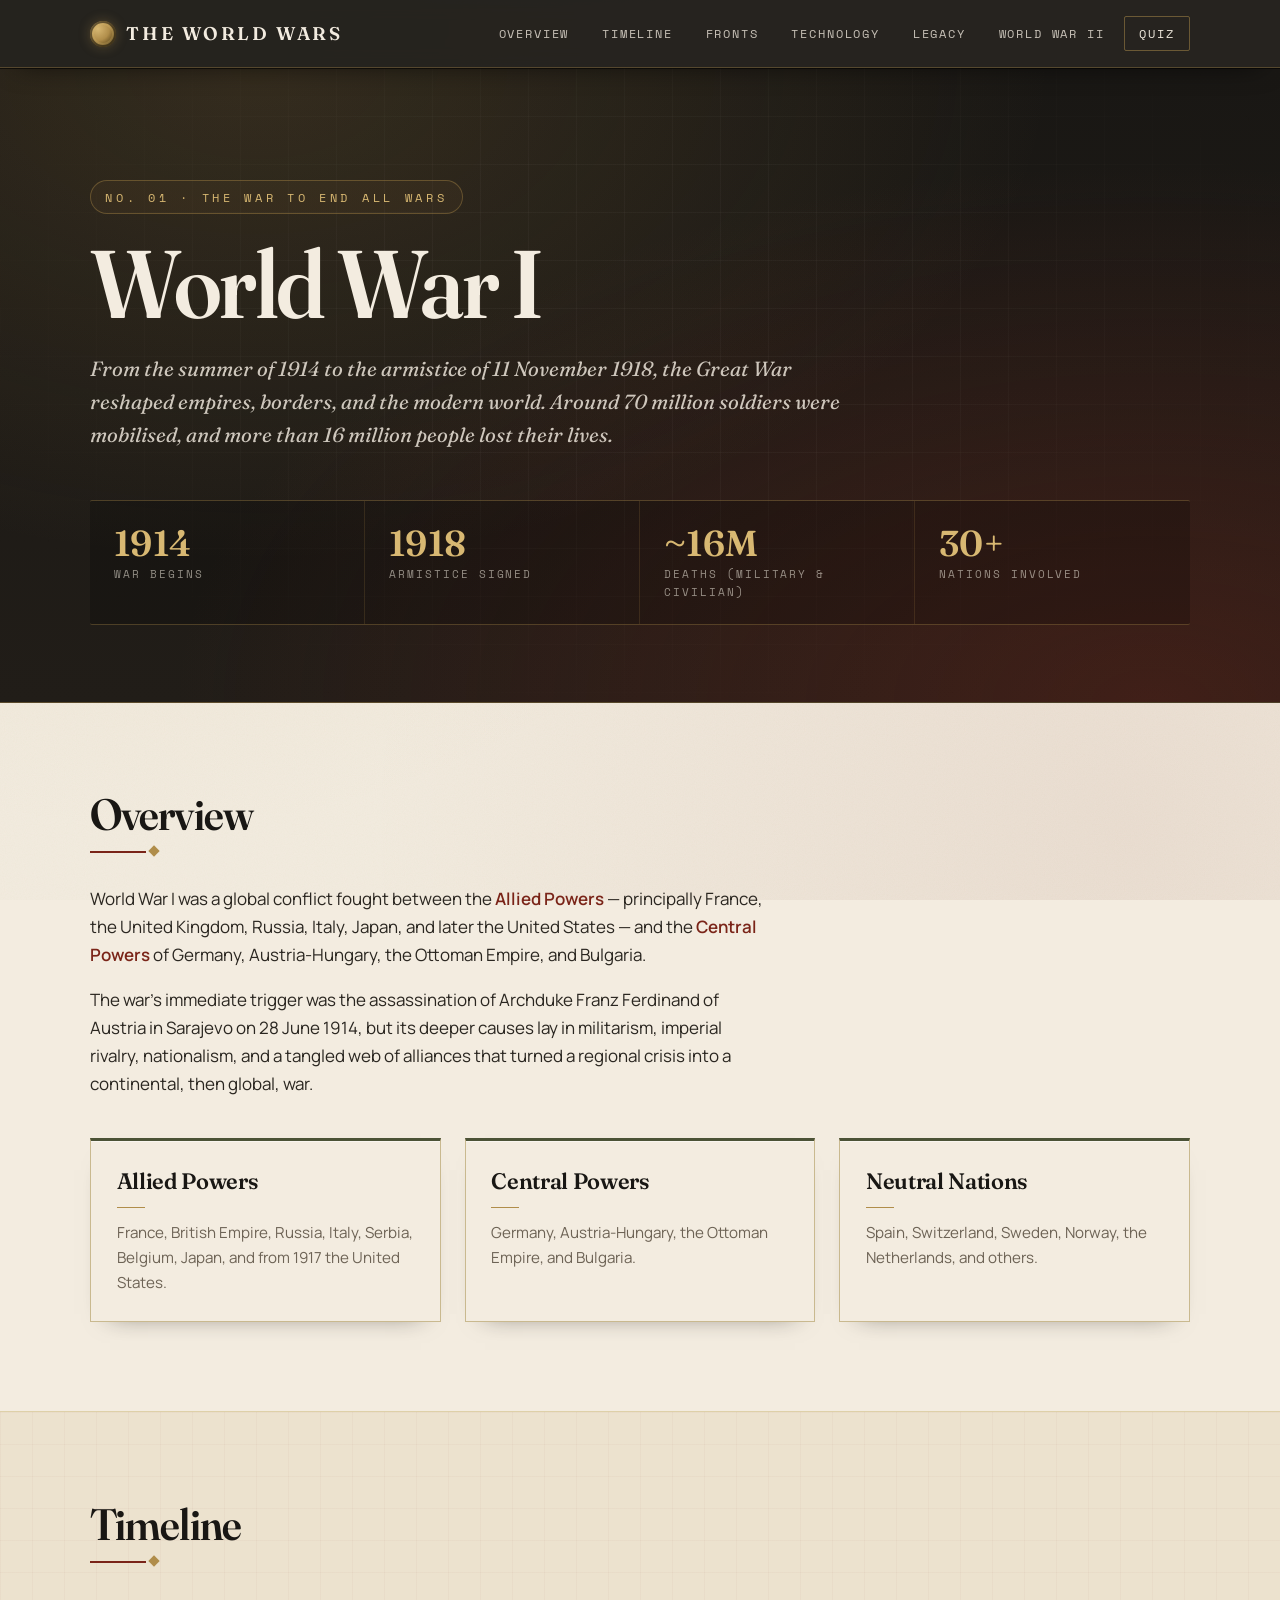
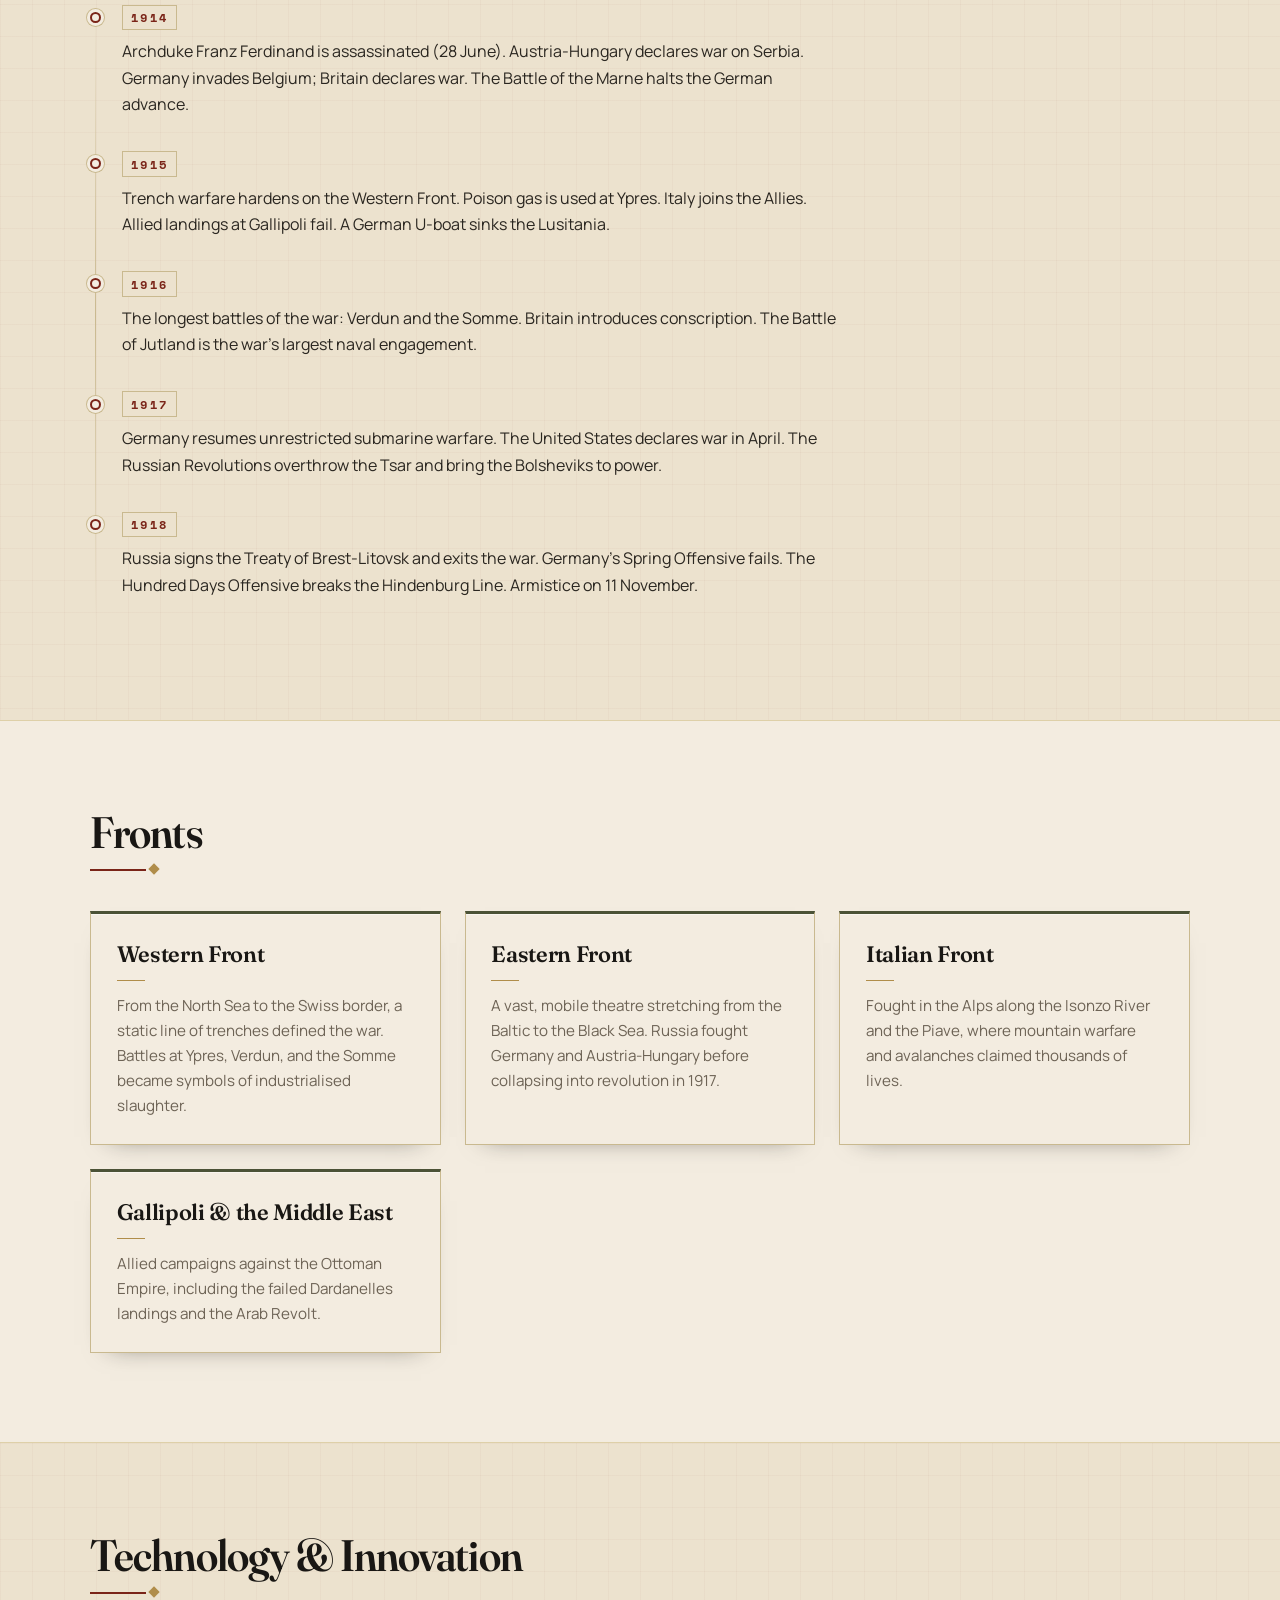
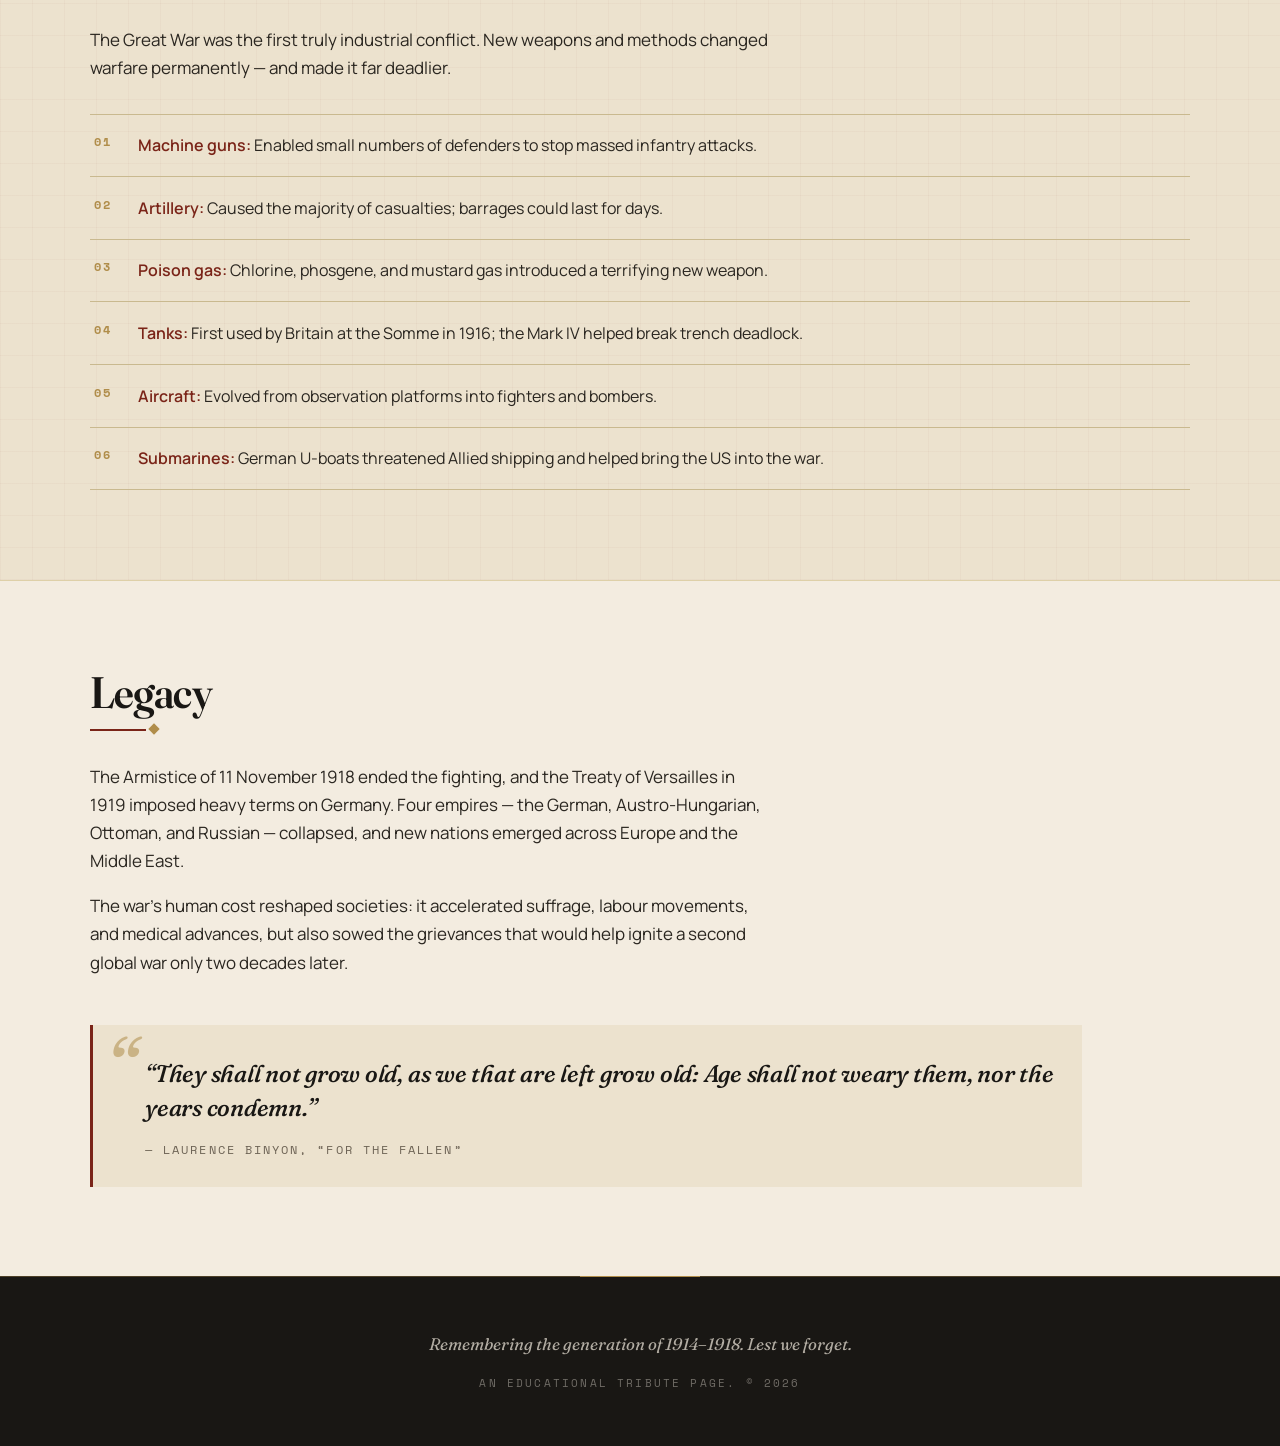
<file: index.html>
<!DOCTYPE html>
<html lang="en">
<head>
  <meta charset="UTF-8" />
  <meta name="viewport" content="width=device-width, initial-scale=1.0" />
  <title>The Great War — World War I (1914–1918)</title>
  <link rel="preconnect" href="https://fonts.googleapis.com" />
  <link rel="preconnect" href="https://fonts.gstatic.com" crossorigin />
  <link href="https://fonts.googleapis.com/css2?family=Fraunces:ital,opsz,wght@0,9..144,400;0,9..144,500;0,9..144,600;0,9..144,700;1,9..144,400;1,9..144,500&family=Manrope:wght@300;400;500;600;700&family=Space+Mono:wght@400;700&display=swap" rel="stylesheet" />
  <link rel="stylesheet" href="./styles.css" />
</head>
<body>
  <header class="site-header">
    <div class="container header-inner">
      <a class="brand" href="./index.html">The World Wars</a>
      <nav class="site-nav" aria-label="Main navigation">
        <a href="#overview">Overview</a>
        <a href="#timeline">Timeline</a>
        <a href="#fronts">Fronts</a>
        <a href="#technology">Technology</a>
        <a href="#legacy">Legacy</a>
        <a href="./ww2.html">World War II</a>
        <a href="./quiz.html">Quiz</a>
      </nav>
    </div>
  </header>

  <main id="top">
    <section class="hero">
      <div class="container">
        <p class="kicker">No. 01 &middot; The War to End All Wars</p>
        <h1>World War&nbsp;I</h1>
        <p class="lede">
          From the summer of 1914 to the armistice of 11 November 1918, the Great War
          reshaped empires, borders, and the modern world. Around 70 million soldiers
          were mobilised, and more than 16 million people lost their lives.
        </p>
        <div class="hero-stats">
          <div class="stat">
            <span class="stat-number">1914</span>
            <span class="stat-label">War begins</span>
          </div>
          <div class="stat">
            <span class="stat-number">1918</span>
            <span class="stat-label">Armistice signed</span>
          </div>
          <div class="stat">
            <span class="stat-number">~16M</span>
            <span class="stat-label">Deaths (military &amp; civilian)</span>
          </div>
          <div class="stat">
            <span class="stat-number">30+</span>
            <span class="stat-label">Nations involved</span>
          </div>
        </div>
      </div>
    </section>

    <section id="overview" class="section">
      <div class="container">
        <h2>Overview</h2>
        <p>
          World War I was a global conflict fought between the <strong>Allied Powers</strong> &mdash;
          principally France, the United Kingdom, Russia, Italy, Japan, and later the United States &mdash;
          and the <strong>Central Powers</strong> of Germany, Austria-Hungary, the Ottoman Empire,
          and Bulgaria.
        </p>
        <p>
          The war&rsquo;s immediate trigger was the assassination of Archduke Franz Ferdinand of Austria
          in Sarajevo on 28 June 1914, but its deeper causes lay in militarism, imperial rivalry,
          nationalism, and a tangled web of alliances that turned a regional crisis into a
          continental, then global, war.
        </p>
        <div class="cards">
          <article class="card">
            <h3>Allied Powers</h3>
            <p>France, British Empire, Russia, Italy, Serbia, Belgium, Japan, and from 1917 the United States.</p>
          </article>
          <article class="card">
            <h3>Central Powers</h3>
            <p>Germany, Austria-Hungary, the Ottoman Empire, and Bulgaria.</p>
          </article>
          <article class="card">
            <h3>Neutral Nations</h3>
            <p>Spain, Switzerland, Sweden, Norway, the Netherlands, and others.</p>
          </article>
        </div>
      </div>
    </section>

    <section id="timeline" class="section section-alt">
      <div class="container">
        <h2>Timeline</h2>
        <ol class="timeline">
          <li>
            <span class="year">1914</span>
            <p>Archduke Franz Ferdinand is assassinated (28 June). Austria-Hungary declares war on Serbia. Germany invades Belgium; Britain declares war. The Battle of the Marne halts the German advance.</p>
          </li>
          <li>
            <span class="year">1915</span>
            <p>Trench warfare hardens on the Western Front. Poison gas is used at Ypres. Italy joins the Allies. Allied landings at Gallipoli fail. A German U-boat sinks the Lusitania.</p>
          </li>
          <li>
            <span class="year">1916</span>
            <p>The longest battles of the war: Verdun and the Somme. Britain introduces conscription. The Battle of Jutland is the war&rsquo;s largest naval engagement.</p>
          </li>
          <li>
            <span class="year">1917</span>
            <p>Germany resumes unrestricted submarine warfare. The United States declares war in April. The Russian Revolutions overthrow the Tsar and bring the Bolsheviks to power.</p>
          </li>
          <li>
            <span class="year">1918</span>
            <p>Russia signs the Treaty of Brest-Litovsk and exits the war. Germany&rsquo;s Spring Offensive fails. The Hundred Days Offensive breaks the Hindenburg Line. Armistice on 11 November.</p>
          </li>
        </ol>
      </div>
    </section>

    <section id="fronts" class="section">
      <div class="container">
        <h2>Fronts</h2>
        <div class="cards">
          <article class="card">
            <h3>Western Front</h3>
            <p>From the North Sea to the Swiss border, a static line of trenches defined the war. Battles at Ypres, Verdun, and the Somme became symbols of industrialised slaughter.</p>
          </article>
          <article class="card">
            <h3>Eastern Front</h3>
            <p>A vast, mobile theatre stretching from the Baltic to the Black Sea. Russia fought Germany and Austria-Hungary before collapsing into revolution in 1917.</p>
          </article>
          <article class="card">
            <h3>Italian Front</h3>
            <p>Fought in the Alps along the Isonzo River and the Piave, where mountain warfare and avalanches claimed thousands of lives.</p>
          </article>
          <article class="card">
            <h3>Gallipoli &amp; the Middle East</h3>
            <p>Allied campaigns against the Ottoman Empire, including the failed Dardanelles landings and the Arab Revolt.</p>
          </article>
        </div>
      </div>
    </section>

    <section id="technology" class="section section-alt">
      <div class="container">
        <h2>Technology &amp; Innovation</h2>
        <p>
          The Great War was the first truly industrial conflict. New weapons and methods
          changed warfare permanently &mdash; and made it far deadlier.
        </p>
        <ul class="features">
          <li><strong>Machine guns:</strong> Enabled small numbers of defenders to stop massed infantry attacks.</li>
          <li><strong>Artillery:</strong> Caused the majority of casualties; barrages could last for days.</li>
          <li><strong>Poison gas:</strong> Chlorine, phosgene, and mustard gas introduced a terrifying new weapon.</li>
          <li><strong>Tanks:</strong> First used by Britain at the Somme in 1916; the Mark IV helped break trench deadlock.</li>
          <li><strong>Aircraft:</strong> Evolved from observation platforms into fighters and bombers.</li>
          <li><strong>Submarines:</strong> German U-boats threatened Allied shipping and helped bring the US into the war.</li>
        </ul>
      </div>
    </section>

    <section id="legacy" class="section">
      <div class="container">
        <h2>Legacy</h2>
        <p>
          The Armistice of 11 November 1918 ended the fighting, and the Treaty of Versailles in 1919
          imposed heavy terms on Germany. Four empires &mdash; the German, Austro-Hungarian, Ottoman,
          and Russian &mdash; collapsed, and new nations emerged across Europe and the Middle East.
        </p>
        <p>
          The war&rsquo;s human cost reshaped societies: it accelerated suffrage, labour movements, and
          medical advances, but also sowed the grievances that would help ignite a second global
          war only two decades later.
        </p>
        <blockquote>
          &ldquo;They shall not grow old, as we that are left grow old:
          Age shall not weary them, nor the years condemn.&rdquo;
          <cite>&mdash; Laurence Binyon, &ldquo;For the Fallen&rdquo;</cite>
        </blockquote>
      </div>
    </section>
  </main>

  <footer class="site-footer">
    <div class="container">
      <p>Remembering the generation of 1914&ndash;1918. Lest we forget.</p>
      <p class="small">An educational tribute page. &copy; <span id="year"></span></p>
    </div>
  </footer>

  <script src="./script.js"></script>
</body>
</html>
</file>
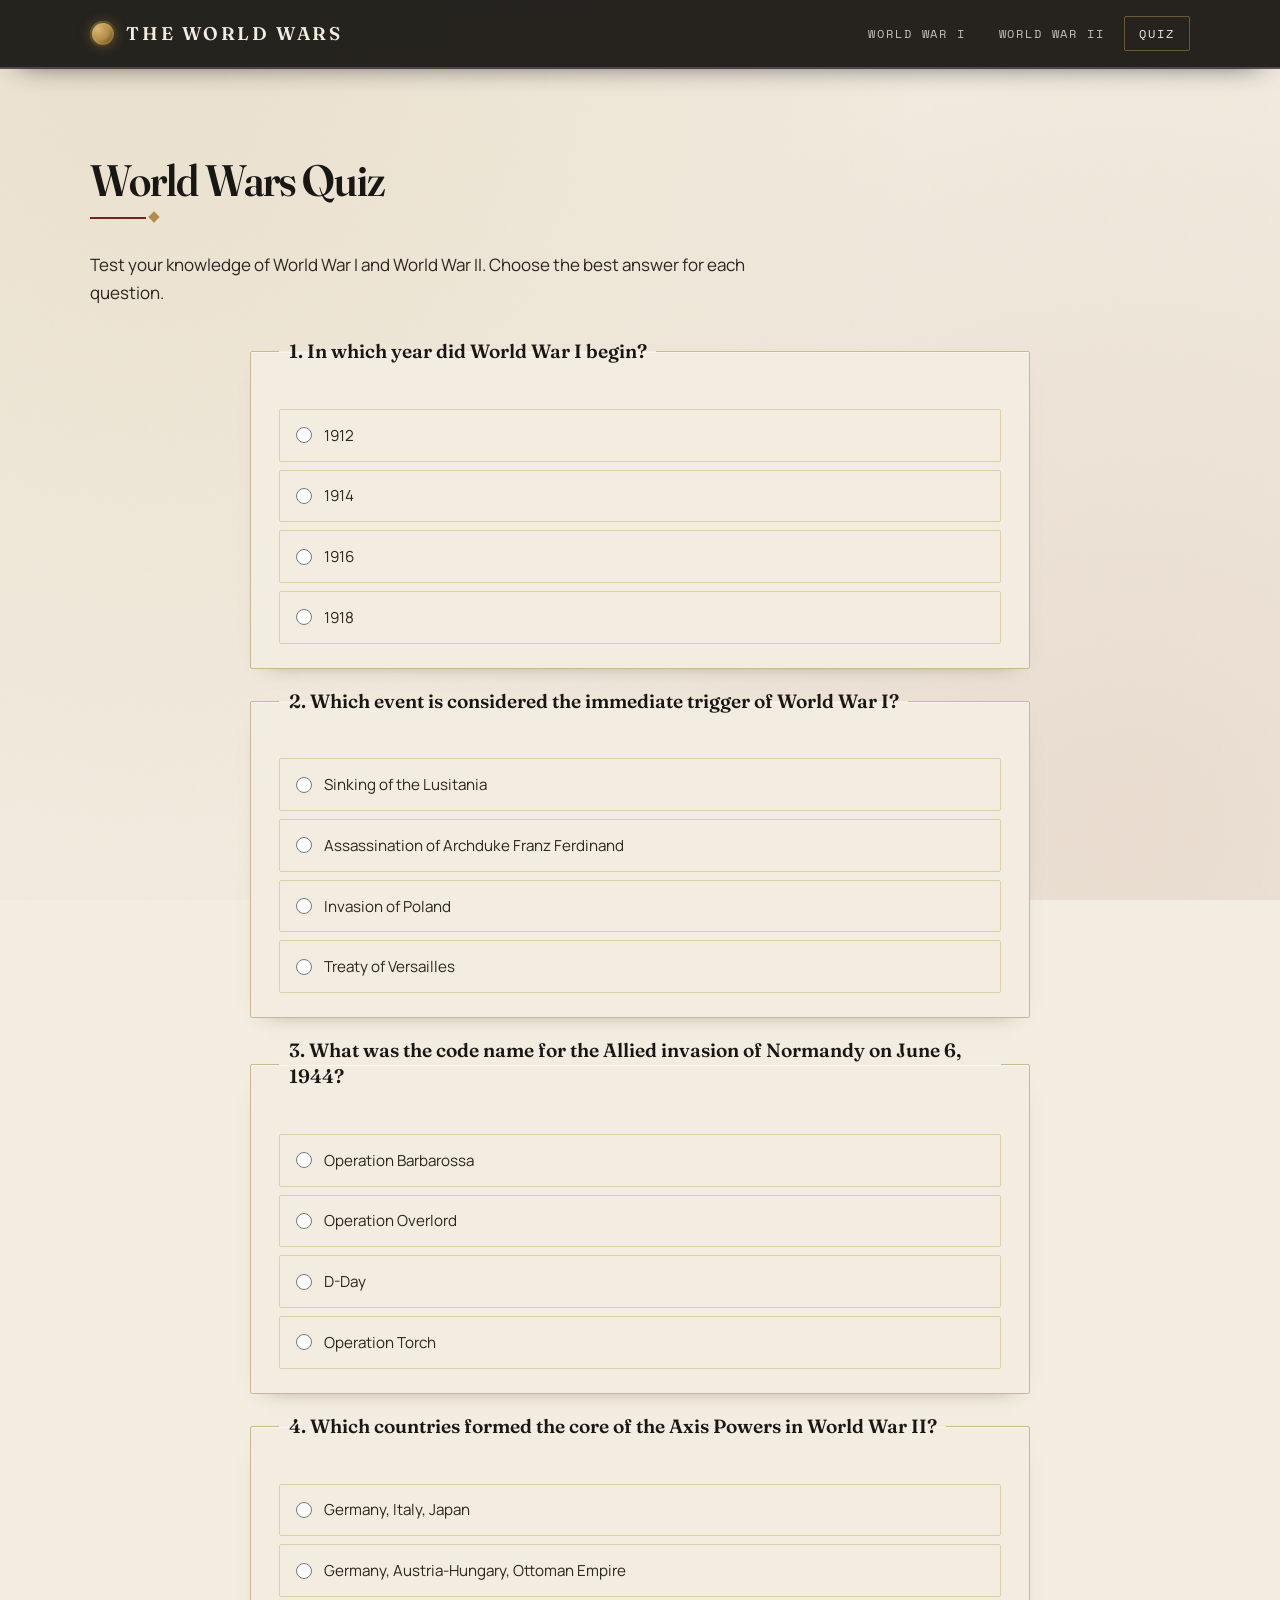
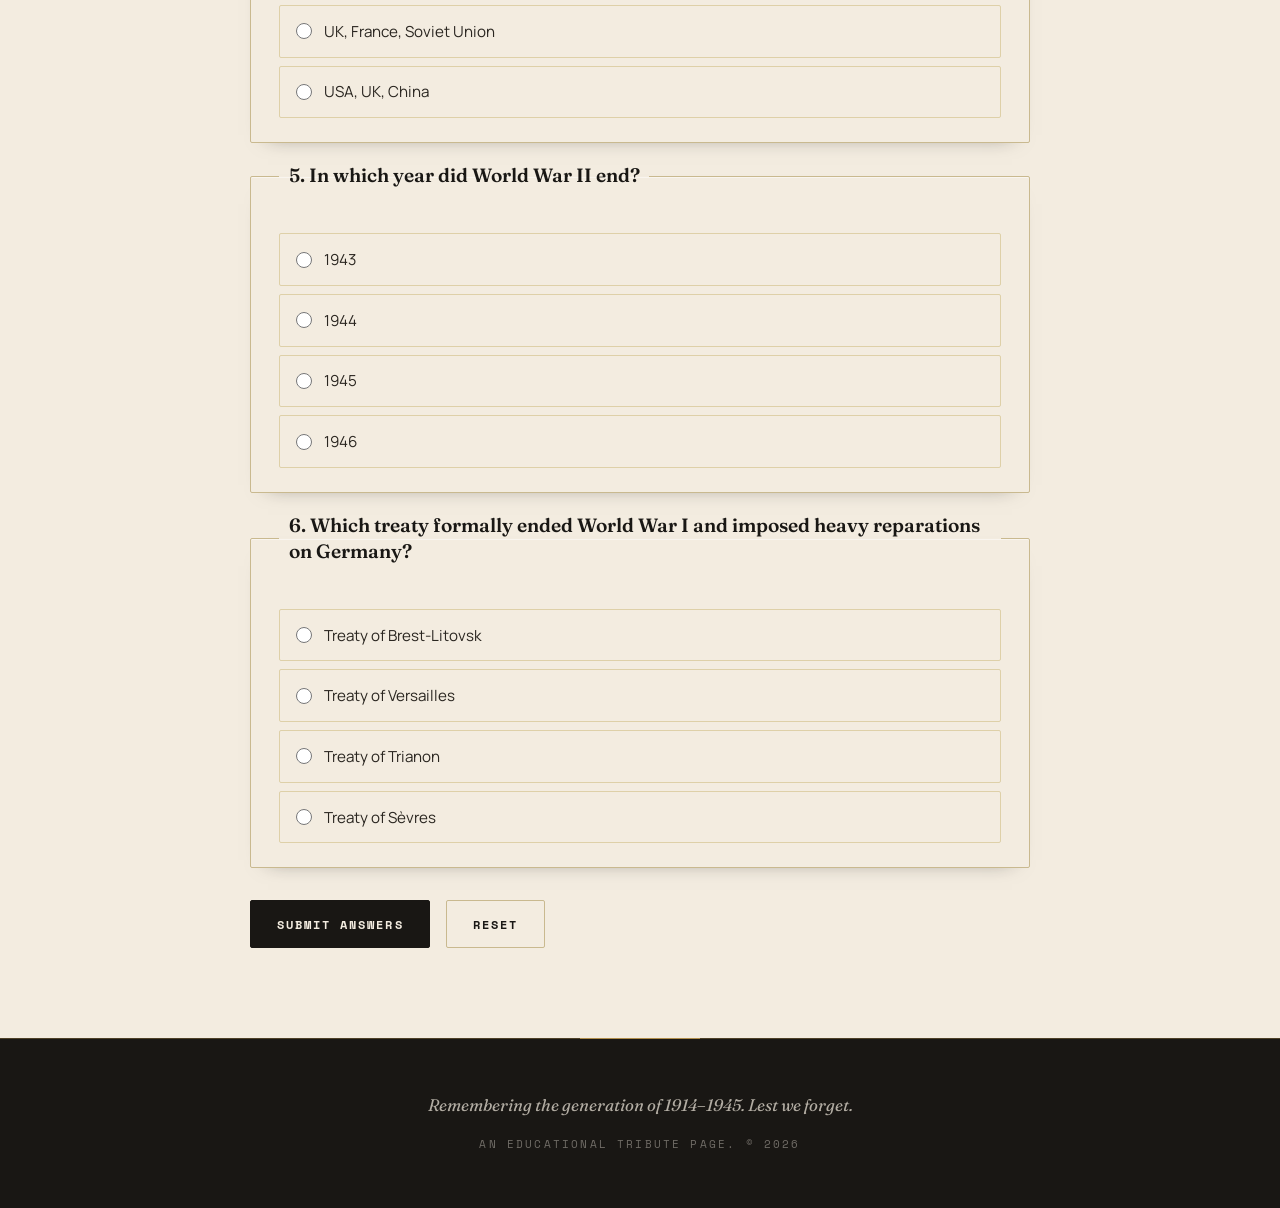
<file: quiz.html>
<!DOCTYPE html>
<html lang="en">
<head>
  <meta charset="UTF-8" />
  <meta name="viewport" content="width=device-width, initial-scale=1.0" />
  <title>World Wars Quiz</title>
  <link rel="preconnect" href="https://fonts.googleapis.com" />
  <link rel="preconnect" href="https://fonts.gstatic.com" crossorigin />
  <link href="https://fonts.googleapis.com/css2?family=Fraunces:ital,opsz,wght@0,9..144,400;0,9..144,500;0,9..144,600;0,9..144,700;1,9..144,400;1,9..144,500&family=Manrope:wght@300;400;500;600;700&family=Space+Mono:wght@400;700&display=swap" rel="stylesheet" />
  <link rel="stylesheet" href="./styles.css" />
</head>
<body>
  <header class="site-header">
    <div class="container header-inner">
      <a class="brand" href="./index.html">The World Wars</a>
      <nav class="site-nav" aria-label="Main navigation">
        <a href="./index.html">World War I</a>
        <a href="./ww2.html">World War II</a>
        <a href="./quiz.html">Quiz</a>
      </nav>
    </div>
  </header>

  <main id="top">
    <section class="section">
      <div class="container">
        <h2>World Wars Quiz</h2>
        <p>Test your knowledge of World War I and World War II. Choose the best answer for each question.</p>

        <form id="quiz-form" class="quiz-form">
          <fieldset class="question" data-answer="1914">
            <legend>1. In which year did World War I begin?</legend>
            <div class="options">
              <label><input type="radio" name="q1" value="1912" /> 1912</label>
              <label><input type="radio" name="q1" value="1914" /> 1914</label>
              <label><input type="radio" name="q1" value="1916" /> 1916</label>
              <label><input type="radio" name="q1" value="1918" /> 1918</label>
            </div>
          </fieldset>

          <fieldset class="question" data-answer="Assassination of Archduke Franz Ferdinand">
            <legend>2. Which event is considered the immediate trigger of World War I?</legend>
            <div class="options">
              <label><input type="radio" name="q2" value="Sinking of the Lusitania" /> Sinking of the Lusitania</label>
              <label><input type="radio" name="q2" value="Assassination of Archduke Franz Ferdinand" /> Assassination of Archduke Franz Ferdinand</label>
              <label><input type="radio" name="q2" value="Invasion of Poland" /> Invasion of Poland</label>
              <label><input type="radio" name="q2" value="Treaty of Versailles" /> Treaty of Versailles</label>
            </div>
          </fieldset>

          <fieldset class="question" data-answer="D-Day">
            <legend>3. What was the code name for the Allied invasion of Normandy on June 6, 1944?</legend>
            <div class="options">
              <label><input type="radio" name="q3" value="Operation Barbarossa" /> Operation Barbarossa</label>
              <label><input type="radio" name="q3" value="Operation Overlord" /> Operation Overlord</label>
              <label><input type="radio" name="q3" value="D-Day" /> D-Day</label>
              <label><input type="radio" name="q3" value="Operation Torch" /> Operation Torch</label>
            </div>
          </fieldset>

          <fieldset class="question" data-answer="Germany, Italy, Japan">
            <legend>4. Which countries formed the core of the Axis Powers in World War II?</legend>
            <div class="options">
              <label><input type="radio" name="q4" value="Germany, Italy, Japan" /> Germany, Italy, Japan</label>
              <label><input type="radio" name="q4" value="Germany, Austria-Hungary, Ottoman Empire" /> Germany, Austria-Hungary, Ottoman Empire</label>
              <label><input type="radio" name="q4" value="UK, France, Soviet Union" /> UK, France, Soviet Union</label>
              <label><input type="radio" name="q4" value="USA, UK, China" /> USA, UK, China</label>
            </div>
          </fieldset>

          <fieldset class="question" data-answer="1945">
            <legend>5. In which year did World War II end?</legend>
            <div class="options">
              <label><input type="radio" name="q5" value="1943" /> 1943</label>
              <label><input type="radio" name="q5" value="1944" /> 1944</label>
              <label><input type="radio" name="q5" value="1945" /> 1945</label>
              <label><input type="radio" name="q5" value="1946" /> 1946</label>
            </div>
          </fieldset>

          <fieldset class="question" data-answer="Treaty of Versailles">
            <legend>6. Which treaty formally ended World War I and imposed heavy reparations on Germany?</legend>
            <div class="options">
              <label><input type="radio" name="q6" value="Treaty of Brest-Litovsk" /> Treaty of Brest-Litovsk</label>
              <label><input type="radio" name="q6" value="Treaty of Versailles" /> Treaty of Versailles</label>
              <label><input type="radio" name="q6" value="Treaty of Trianon" /> Treaty of Trianon</label>
              <label><input type="radio" name="q6" value="Treaty of Sèvres" /> Treaty of Sèvres</label>
            </div>
          </fieldset>

          <div class="quiz-actions">
            <button type="submit" class="btn">Submit Answers</button>
            <button type="reset" class="btn btn-secondary">Reset</button>
          </div>
        </form>

        <div id="result" class="result" hidden></div>
      </div>
    </section>
  </main>

  <footer class="site-footer">
    <div class="container">
      <p>Remembering the generation of 1914&ndash;1945. Lest we forget.</p>
      <p class="small">An educational tribute page. &copy; <span id="year"></span></p>
    </div>
  </footer>

  <script src="./quiz.js"></script>
  <script src="./script.js"></script>
</body>
</html>
</file>
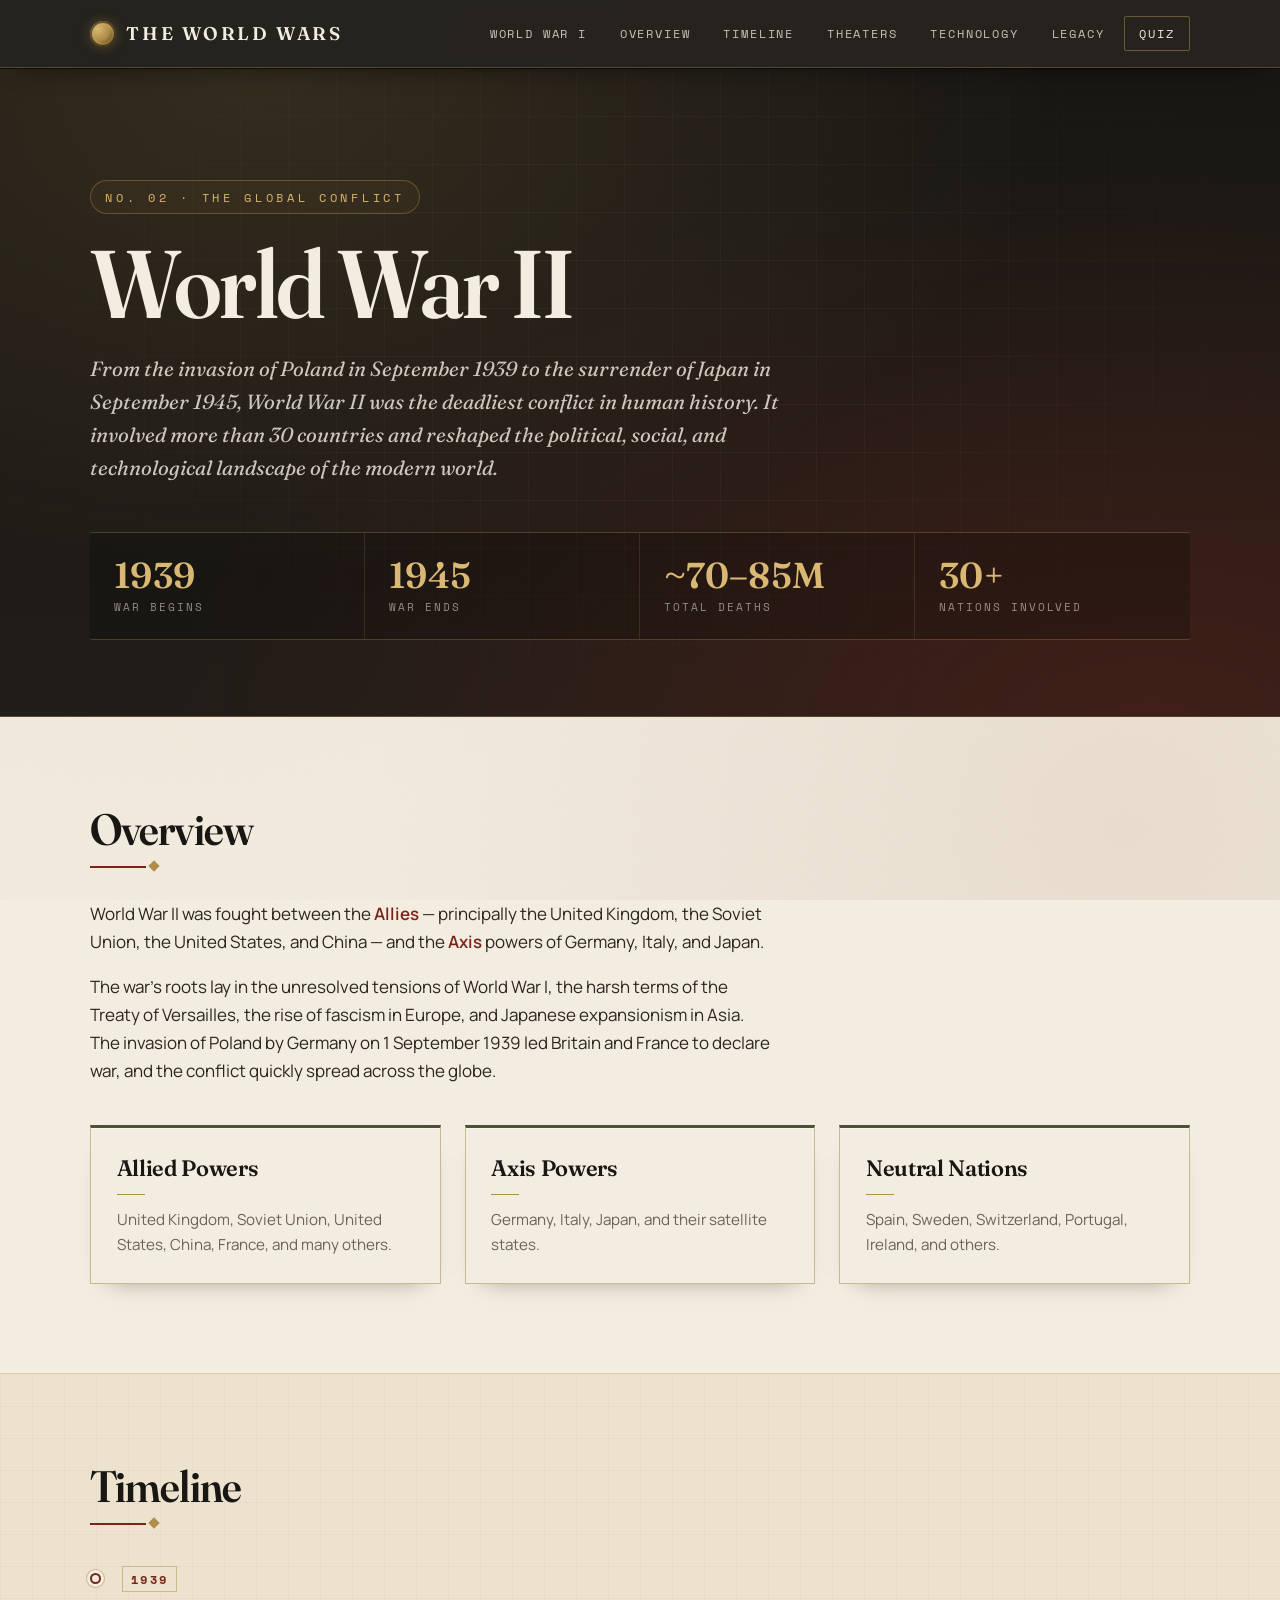
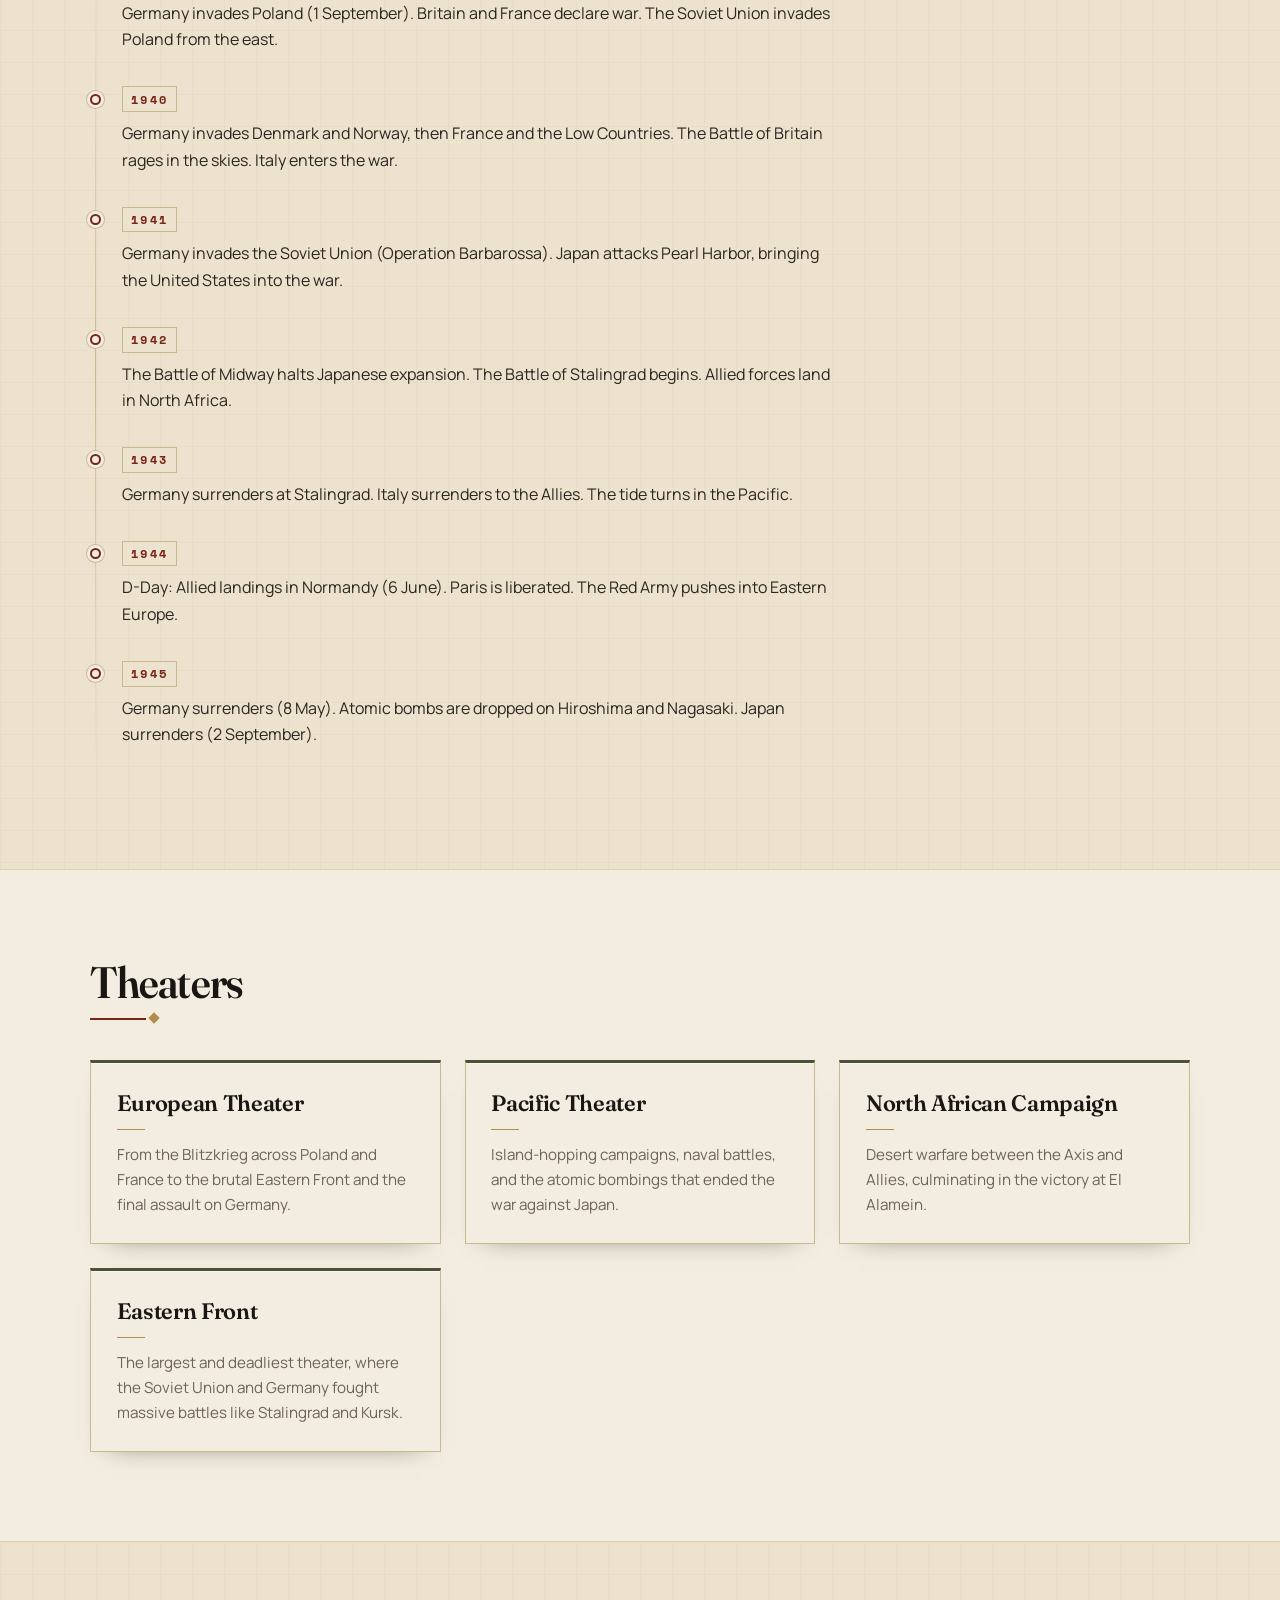
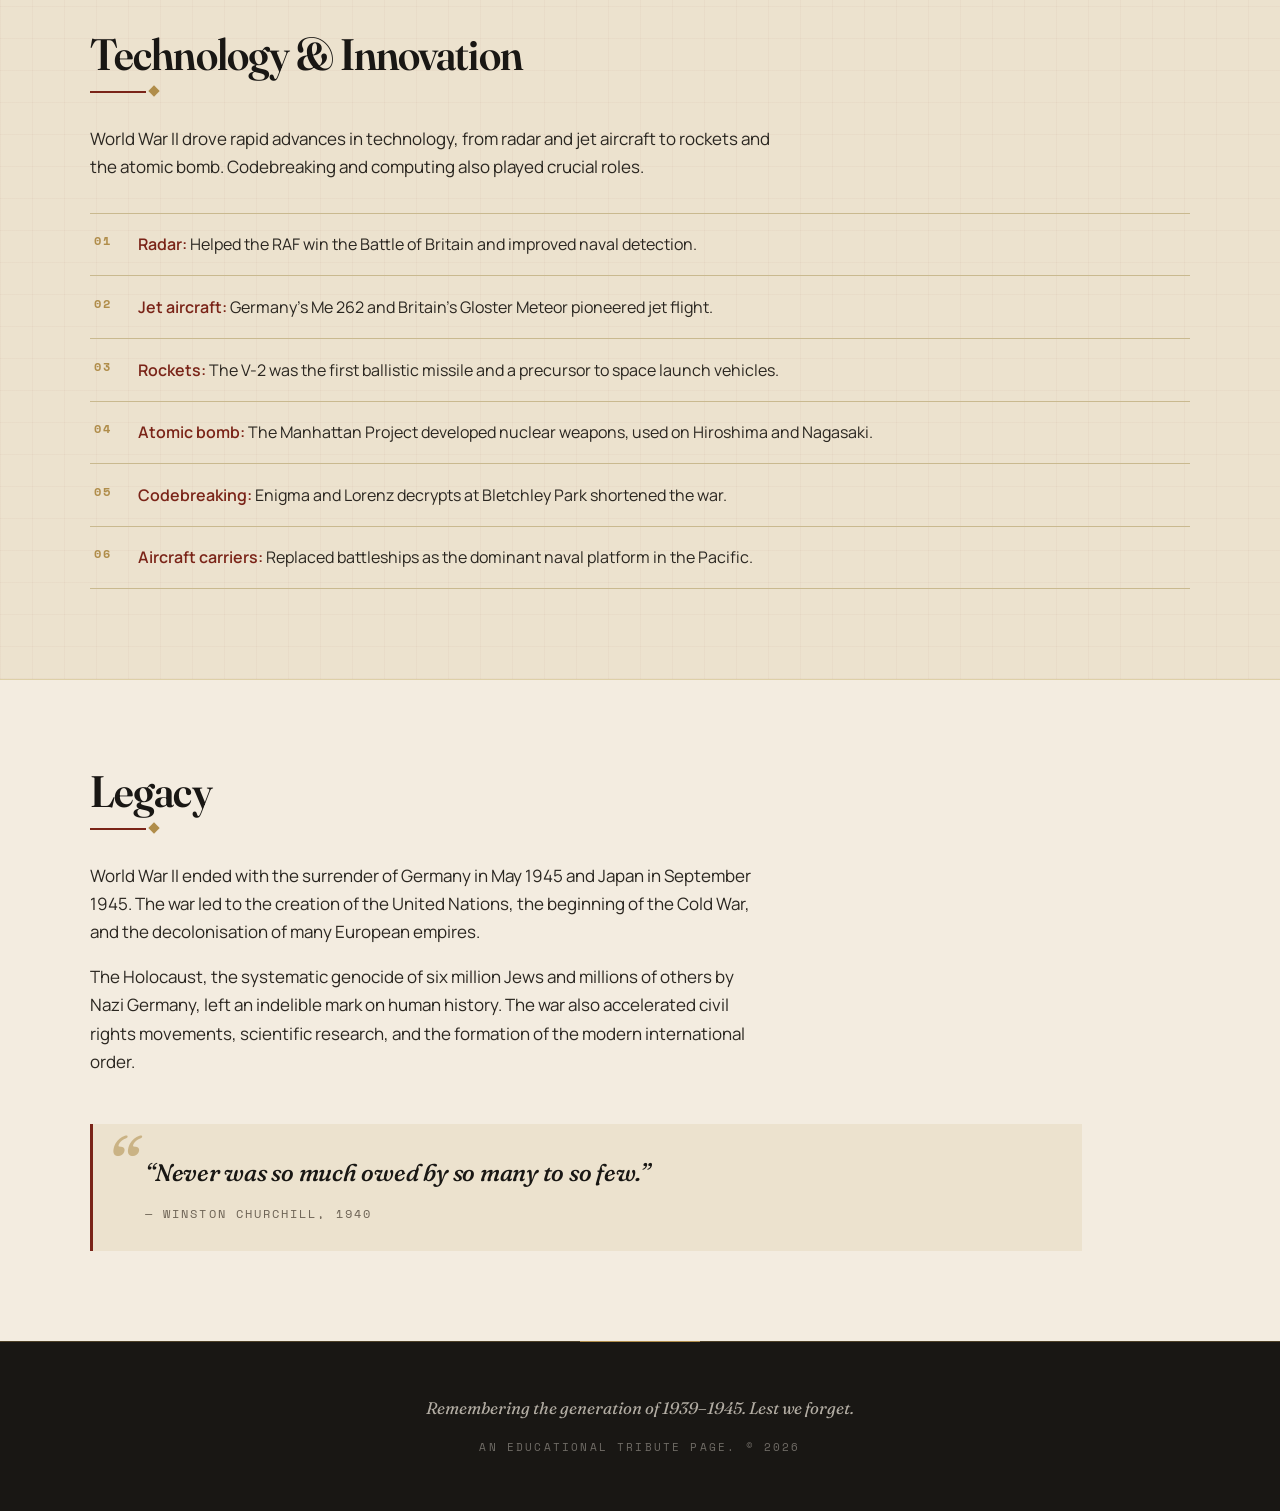
<file: ww2.html>
<!DOCTYPE html>
<html lang="en">
<head>
  <meta charset="UTF-8" />
  <meta name="viewport" content="width=device-width, initial-scale=1.0" />
  <title>World War II — 1939–1945</title>
  <link rel="preconnect" href="https://fonts.googleapis.com" />
  <link rel="preconnect" href="https://fonts.gstatic.com" crossorigin />
  <link href="https://fonts.googleapis.com/css2?family=Fraunces:ital,opsz,wght@0,9..144,400;0,9..144,500;0,9..144,600;0,9..144,700;1,9..144,400;1,9..144,500&family=Manrope:wght@300;400;500;600;700&family=Space+Mono:wght@400;700&display=swap" rel="stylesheet" />
  <link rel="stylesheet" href="./styles.css" />
</head>
<body>
  <header class="site-header">
    <div class="container header-inner">
      <a class="brand" href="./index.html">The World Wars</a>
      <nav class="site-nav" aria-label="Main navigation">
        <a href="./index.html">World War I</a>
        <a href="#overview">Overview</a>
        <a href="#timeline">Timeline</a>
        <a href="#theaters">Theaters</a>
        <a href="#technology">Technology</a>
        <a href="#legacy">Legacy</a>
        <a href="./quiz.html">Quiz</a>
      </nav>
    </div>
  </header>

  <main id="top">
    <section class="hero">
      <div class="container">
        <p class="kicker">No. 02 &middot; The Global Conflict</p>
        <h1>World War&nbsp;II</h1>
        <p class="lede">
          From the invasion of Poland in September 1939 to the surrender of Japan in
          September 1945, World War II was the deadliest conflict in human history.
          It involved more than 30 countries and reshaped the political, social, and
          technological landscape of the modern world.
        </p>
        <div class="hero-stats">
          <div class="stat">
            <span class="stat-number">1939</span>
            <span class="stat-label">War begins</span>
          </div>
          <div class="stat">
            <span class="stat-number">1945</span>
            <span class="stat-label">War ends</span>
          </div>
          <div class="stat">
            <span class="stat-number">~70–85M</span>
            <span class="stat-label">Total deaths</span>
          </div>
          <div class="stat">
            <span class="stat-number">30+</span>
            <span class="stat-label">Nations involved</span>
          </div>
        </div>
      </div>
    </section>

    <section id="overview" class="section">
      <div class="container">
        <h2>Overview</h2>
        <p>
          World War II was fought between the <strong>Allies</strong> &mdash; principally the
          United Kingdom, the Soviet Union, the United States, and China &mdash; and the
          <strong>Axis</strong> powers of Germany, Italy, and Japan.
        </p>
        <p>
          The war&rsquo;s roots lay in the unresolved tensions of World War I, the harsh terms of
          the Treaty of Versailles, the rise of fascism in Europe, and Japanese expansionism in
          Asia. The invasion of Poland by Germany on 1 September 1939 led Britain and France to
          declare war, and the conflict quickly spread across the globe.
        </p>
        <div class="cards">
          <article class="card">
            <h3>Allied Powers</h3>
            <p>United Kingdom, Soviet Union, United States, China, France, and many others.</p>
          </article>
          <article class="card">
            <h3>Axis Powers</h3>
            <p>Germany, Italy, Japan, and their satellite states.</p>
          </article>
          <article class="card">
            <h3>Neutral Nations</h3>
            <p>Spain, Sweden, Switzerland, Portugal, Ireland, and others.</p>
          </article>
        </div>
      </div>
    </section>

    <section id="timeline" class="section section-alt">
      <div class="container">
        <h2>Timeline</h2>
        <ol class="timeline">
          <li>
            <span class="year">1939</span>
            <p>Germany invades Poland (1 September). Britain and France declare war. The Soviet Union invades Poland from the east.</p>
          </li>
          <li>
            <span class="year">1940</span>
            <p>Germany invades Denmark and Norway, then France and the Low Countries. The Battle of Britain rages in the skies. Italy enters the war.</p>
          </li>
          <li>
            <span class="year">1941</span>
            <p>Germany invades the Soviet Union (Operation Barbarossa). Japan attacks Pearl Harbor, bringing the United States into the war.</p>
          </li>
          <li>
            <span class="year">1942</span>
            <p>The Battle of Midway halts Japanese expansion. The Battle of Stalingrad begins. Allied forces land in North Africa.</p>
          </li>
          <li>
            <span class="year">1943</span>
            <p>Germany surrenders at Stalingrad. Italy surrenders to the Allies. The tide turns in the Pacific.</p>
          </li>
          <li>
            <span class="year">1944</span>
            <p>D-Day: Allied landings in Normandy (6 June). Paris is liberated. The Red Army pushes into Eastern Europe.</p>
          </li>
          <li>
            <span class="year">1945</span>
            <p>Germany surrenders (8 May). Atomic bombs are dropped on Hiroshima and Nagasaki. Japan surrenders (2 September).</p>
          </li>
        </ol>
      </div>
    </section>

    <section id="theaters" class="section">
      <div class="container">
        <h2>Theaters</h2>
        <div class="cards">
          <article class="card">
            <h3>European Theater</h3>
            <p>From the Blitzkrieg across Poland and France to the brutal Eastern Front and the final assault on Germany.</p>
          </article>
          <article class="card">
            <h3>Pacific Theater</h3>
            <p>Island-hopping campaigns, naval battles, and the atomic bombings that ended the war against Japan.</p>
          </article>
          <article class="card">
            <h3>North African Campaign</h3>
            <p>Desert warfare between the Axis and Allies, culminating in the victory at El Alamein.</p>
          </article>
          <article class="card">
            <h3>Eastern Front</h3>
            <p>The largest and deadliest theater, where the Soviet Union and Germany fought massive battles like Stalingrad and Kursk.</p>
          </article>
        </div>
      </div>
    </section>

    <section id="technology" class="section section-alt">
      <div class="container">
        <h2>Technology &amp; Innovation</h2>
        <p>
          World War II drove rapid advances in technology, from radar and jet aircraft to
          rockets and the atomic bomb. Codebreaking and computing also played crucial roles.
        </p>
        <ul class="features">
          <li><strong>Radar:</strong> Helped the RAF win the Battle of Britain and improved naval detection.</li>
          <li><strong>Jet aircraft:</strong> Germany&rsquo;s Me 262 and Britain&rsquo;s Gloster Meteor pioneered jet flight.</li>
          <li><strong>Rockets:</strong> The V-2 was the first ballistic missile and a precursor to space launch vehicles.</li>
          <li><strong>Atomic bomb:</strong> The Manhattan Project developed nuclear weapons, used on Hiroshima and Nagasaki.</li>
          <li><strong>Codebreaking:</strong> Enigma and Lorenz decrypts at Bletchley Park shortened the war.</li>
          <li><strong>Aircraft carriers:</strong> Replaced battleships as the dominant naval platform in the Pacific.</li>
        </ul>
      </div>
    </section>

    <section id="legacy" class="section">
      <div class="container">
        <h2>Legacy</h2>
        <p>
          World War II ended with the surrender of Germany in May 1945 and Japan in September 1945.
          The war led to the creation of the United Nations, the beginning of the Cold War, and the
          decolonisation of many European empires.
        </p>
        <p>
          The Holocaust, the systematic genocide of six million Jews and millions of others by Nazi
          Germany, left an indelible mark on human history. The war also accelerated civil rights
          movements, scientific research, and the formation of the modern international order.
        </p>
        <blockquote>
          &ldquo;Never was so much owed by so many to so few.&rdquo;
          <cite>&mdash; Winston Churchill, 1940</cite>
        </blockquote>
      </div>
    </section>
  </main>

  <footer class="site-footer">
    <div class="container">
      <p>Remembering the generation of 1939&ndash;1945. Lest we forget.</p>
      <p class="small">An educational tribute page. &copy; <span id="year"></span></p>
    </div>
  </footer>

  <script src="./script.js"></script>
</body>
</html>
</file>
<file: styles.css>
/* =========================================================
   The World Wars — Editorial Archive
   A design system for a museum-grade historical site.
   ========================================================= */

:root {
  /* Palette — aged paper, ink, brass, oxide red */
  --ink:        #191714;
  --ink-soft:   #2a2620;
  --paper:      #f3ece0;
  --paper-warm: #ece2ce;
  --paper-dim:  #e2d6bd;
  --brass:      #b08d4a;
  --brass-hi:   #d8b872;
  --oxide:      #7a2418;
  --oxide-hi:   #a03a26;
  --olive:      #4b5236;
  --olive-deep: #2a2e1d;
  --muted:      #6d6355;
  --line:       #c9b98f;
  --line-soft:  #ded0a8;

  /* Type */
  --font-display: "Fraunces", "Times New Roman", serif;
  --font-body:    "Manrope", -apple-system, BlinkMacSystemFont, "Segoe UI", sans-serif;
  --font-mono:    "Space Mono", "Courier New", monospace;

  /* Layout */
  --max-width: 1180px;
  --gutter: clamp(1.25rem, 4vw, 2.5rem);
  --radius: 2px;

  /* Motion */
  --ease: cubic-bezier(0.22, 1, 0.36, 1);
}

*,
*::before,
*::after { box-sizing: border-box; }

html {
  scroll-behavior: smooth;
  -webkit-text-size-adjust: 100%;
}

body {
  margin: 0;
  font-family: var(--font-body);
  font-size: 16px;
  font-weight: 400;
  color: var(--ink);
  background-color: var(--paper);
  background-image:
    radial-gradient(circle at 12% 8%, rgba(176, 141, 74, 0.10), transparent 55%),
    radial-gradient(circle at 88% 92%, rgba(122, 36, 24, 0.07), transparent 55%),
    url("data:image/svg+xml,%3Csvg xmlns='http://www.w3.org/2000/svg' width='160' height='160'%3E%3Cfilter id='n'%3E%3CfeTurbulence type='fractalNoise' baseFrequency='0.9' numOctaves='2' stitchTiles='stitch'/%3E%3CfeColorMatrix values='0 0 0 0 0.4 0 0 0 0 0.32 0 0 0 0 0.18 0 0 0 0.06 0'/%3E%3C/filter%3E%3Crect width='100%25' height='100%25' filter='url(%23n)'/%3E%3C/svg%3E");
  background-attachment: fixed, fixed, fixed;
  line-height: 1.65;
  -webkit-font-smoothing: antialiased;
  -moz-osx-font-smoothing: grayscale;
}

.container {
  width: 100%;
  max-width: var(--max-width);
  margin: 0 auto;
  padding: 0 var(--gutter);
}

/* =========================================================
   Header
   ========================================================= */

.site-header {
  position: sticky;
  top: 0;
  z-index: 20;
  background: rgba(25, 23, 20, 0.94);
  backdrop-filter: saturate(140%) blur(8px);
  -webkit-backdrop-filter: saturate(140%) blur(8px);
  color: var(--paper);
  border-bottom: 1px solid rgba(176, 141, 74, 0.35);
  box-shadow: 0 1px 0 rgba(0, 0, 0, 0.6), 0 12px 30px -20px rgba(0, 0, 0, 0.9);
}

.header-inner {
  display: flex;
  align-items: center;
  justify-content: space-between;
  gap: 1.25rem;
  padding-top: 1rem;
  padding-bottom: 1rem;
  flex-wrap: wrap;
}

.brand {
  display: inline-flex;
  align-items: center;
  gap: 0.65rem;
  font-family: var(--font-display);
  font-weight: 600;
  font-size: 1.15rem;
  letter-spacing: 0.14em;
  text-transform: uppercase;
  color: var(--paper);
  text-decoration: none;
}

.brand::before {
  content: "";
  width: 26px;
  height: 26px;
  border-radius: 50%;
  background:
    radial-gradient(circle at 30% 30%, var(--brass-hi), var(--brass) 45%, #6d5524 70%, #3a2c11 100%);
  box-shadow:
    inset 0 0 0 2px rgba(0, 0, 0, 0.5),
    inset 0 0 0 4px rgba(216, 184, 114, 0.25),
    0 0 12px rgba(176, 141, 74, 0.35);
}

.site-nav {
  display: flex;
  gap: 0.35rem;
  flex-wrap: wrap;
  align-items: center;
}

.site-nav a {
  position: relative;
  color: rgba(243, 236, 224, 0.78);
  text-decoration: none;
  font-family: var(--font-mono);
  font-size: 0.72rem;
  font-weight: 500;
  letter-spacing: 0.16em;
  text-transform: uppercase;
  padding: 0.5rem 0.85rem;
  border-radius: var(--radius);
  transition: color 0.25s var(--ease), background-color 0.25s var(--ease);
}

.site-nav a:hover {
  color: var(--brass-hi);
  background-color: rgba(176, 141, 74, 0.10);
}

.site-nav a:last-child {
  color: var(--paper);
  border: 1px solid rgba(176, 141, 74, 0.5);
  padding: 0.45rem 0.9rem;
}

.site-nav a:last-child:hover {
  background-color: var(--brass);
  color: var(--ink);
  border-color: var(--brass);
}

/* =========================================================
   Hero
   ========================================================= */

.hero {
  position: relative;
  isolation: isolate;
  padding: clamp(4rem, 9vw, 7rem) 0 clamp(3rem, 6vw, 5rem);
  color: var(--paper);
  background:
    radial-gradient(ellipse at 20% 0%, rgba(176, 141, 74, 0.18), transparent 55%),
    radial-gradient(ellipse at 90% 100%, rgba(122, 36, 24, 0.35), transparent 60%),
    linear-gradient(180deg, #191714 0%, #211d18 100%);
  border-bottom: 1px solid rgba(176, 141, 74, 0.35);
  overflow: hidden;
}

.hero::before {
  content: "";
  position: absolute;
  inset: 0;
  background-image:
    linear-gradient(rgba(243, 236, 224, 0.035) 1px, transparent 1px),
    linear-gradient(90deg, rgba(243, 236, 224, 0.035) 1px, transparent 1px);
  background-size: 48px 48px;
  mask-image: radial-gradient(ellipse at 50% 40%, #000 30%, transparent 80%);
  -webkit-mask-image: radial-gradient(ellipse at 50% 40%, #000 30%, transparent 80%);
  pointer-events: none;
  z-index: 0;
}

.hero::after {
  content: "";
  position: absolute;
  left: 50%;
  bottom: -1px;
  transform: translateX(-50%);
  width: min(90%, 720px);
  height: 1px;
  background: linear-gradient(90deg, transparent, var(--brass), transparent);
  z-index: 1;
}

.hero .container {
  position: relative;
  z-index: 2;
}

.kicker {
  display: inline-block;
  font-family: var(--font-mono);
  font-size: 0.72rem;
  font-weight: 500;
  letter-spacing: 0.32em;
  text-transform: uppercase;
  color: var(--brass-hi);
  margin: 0 0 1.5rem;
  padding: 0.4rem 0.9rem;
  border: 1px solid rgba(176, 141, 74, 0.4);
  border-radius: 999px;
  background: rgba(176, 141, 74, 0.06);
}

.hero h1 {
  font-family: var(--font-display);
  font-weight: 600;
  font-variation-settings: "opsz" 144, "SOFT" 30, "WONK" 1;
  font-size: clamp(3rem, 8vw, 6rem);
  line-height: 0.95;
  letter-spacing: -0.025em;
  margin: 0 0 1.5rem;
  color: var(--paper);
  max-width: 15ch;
}

.hero h1 em,
.hero h1 i {
  font-style: italic;
  color: var(--brass-hi);
}

.lede {
  font-family: var(--font-display);
  font-size: clamp(1.1rem, 1.6vw, 1.35rem);
  font-weight: 400;
  font-style: italic;
  line-height: 1.6;
  max-width: 58ch;
  color: rgba(243, 236, 224, 0.82);
  margin: 0 0 3rem;
}

.hero-stats {
  display: grid;
  grid-template-columns: repeat(auto-fit, minmax(180px, 1fr));
  gap: 0;
  border-top: 1px solid rgba(176, 141, 74, 0.35);
  border-bottom: 1px solid rgba(176, 141, 74, 0.35);
  background: rgba(0, 0, 0, 0.2);
  border-radius: var(--radius);
  overflow: hidden;
}

.stat {
  display: flex;
  flex-direction: column;
  gap: 0.35rem;
  padding: 1.5rem 1.5rem 1.35rem;
  border-right: 1px solid rgba(176, 141, 74, 0.18);
}

.stat:last-child { border-right: none; }

.stat-number {
  font-family: var(--font-display);
  font-size: clamp(1.75rem, 3vw, 2.25rem);
  font-weight: 600;
  line-height: 1;
  color: var(--brass-hi);
  letter-spacing: 0.01em;
}

.stat-label {
  font-family: var(--font-mono);
  font-size: 0.68rem;
  font-weight: 500;
  letter-spacing: 0.18em;
  text-transform: uppercase;
  color: rgba(243, 236, 224, 0.55);
}

/* =========================================================
   Sections
   ========================================================= */

.section {
  padding: clamp(3.5rem, 7vw, 6rem) 0;
  position: relative;
}

.section-alt {
  background-color: var(--paper-warm);
  background-image:
    linear-gradient(rgba(122, 36, 24, 0.03) 1px, transparent 1px),
    linear-gradient(90deg, rgba(122, 36, 24, 0.03) 1px, transparent 1px);
  background-size: 32px 32px;
  border-top: 1px solid var(--line-soft);
  border-bottom: 1px solid var(--line-soft);
}

h2 {
  font-family: var(--font-display);
  font-weight: 600;
  font-variation-settings: "opsz" 96, "SOFT" 20;
  font-size: clamp(1.9rem, 3.6vw, 2.75rem);
  line-height: 1.02;
  letter-spacing: -0.02em;
  color: var(--ink);
  margin: 0 0 2rem;
  padding-bottom: 1rem;
  position: relative;
  max-width: 22ch;
}

h2::before {
  content: "";
  position: absolute;
  left: 0;
  bottom: 0;
  width: 56px;
  height: 2px;
  background: var(--oxide);
}

h2::after {
  content: "";
  position: absolute;
  left: 60px;
  bottom: -2px;
  width: 8px;
  height: 8px;
  background: var(--brass);
  transform: rotate(45deg);
}

.section p {
  font-size: 1.0625rem;
  color: var(--ink-soft);
  max-width: 68ch;
}

.section p strong {
  color: var(--oxide);
  font-weight: 600;
}

/* =========================================================
   Cards
   ========================================================= */

.cards {
  display: grid;
  grid-template-columns: repeat(auto-fit, minmax(260px, 1fr));
  gap: 1.5rem;
  margin-top: 2.5rem;
}

.card {
  position: relative;
  background: var(--paper);
  border: 1px solid var(--line);
  border-top: 3px solid var(--olive);
  padding: 1.75rem 1.6rem 1.6rem;
  box-shadow:
    0 1px 0 rgba(255, 255, 255, 0.5) inset,
    0 12px 24px -20px rgba(25, 23, 20, 0.6);
  transition: transform 0.35s var(--ease), box-shadow 0.35s var(--ease), border-top-color 0.35s var(--ease);
}

.card:hover {
  transform: translateY(-3px);
  border-top-color: var(--oxide);
  box-shadow:
    0 1px 0 rgba(255, 255, 255, 0.5) inset,
    0 20px 40px -24px rgba(25, 23, 20, 0.7);
}

.card h3 {
  font-family: var(--font-display);
  font-weight: 600;
  font-variation-settings: "opsz" 48, "SOFT" 20;
  font-size: 1.4rem;
  line-height: 1.15;
  letter-spacing: -0.015em;
  color: var(--ink);
  margin: 0 0 0.75rem;
}

.card h3::after {
  content: "";
  display: block;
  width: 28px;
  height: 1px;
  background: var(--brass);
  margin-top: 0.75rem;
}

.card p {
  margin: 0;
  color: var(--muted);
  font-size: 0.95rem;
  line-height: 1.65;
}

/* =========================================================
   Timeline
   ========================================================= */

.timeline {
  list-style: none;
  margin: 2.5rem 0 0;
  padding: 0;
  position: relative;
  counter-reset: tl;
}

.timeline::before {
  content: "";
  position: absolute;
  left: 5px;
  top: 8px;
  bottom: 8px;
  width: 1px;
  background: linear-gradient(180deg, transparent, var(--line), transparent);
}

.timeline li {
  position: relative;
  padding: 0 0 2rem 2rem;
  counter-increment: tl;
}

.timeline li::before {
  content: "";
  position: absolute;
  left: 0;
  top: 0.55rem;
  width: 11px;
  height: 11px;
  background: var(--paper);
  border: 2px solid var(--oxide);
  border-radius: 50%;
  box-shadow: 0 0 0 3px var(--paper), 0 0 0 4px var(--line);
}

.timeline .year {
  display: inline-block;
  font-family: var(--font-mono);
  font-size: 0.72rem;
  font-weight: 600;
  letter-spacing: 0.2em;
  color: var(--oxide);
  margin-bottom: 0.35rem;
  padding: 0.15rem 0.5rem;
  border: 1px solid var(--line);
  background: var(--paper-warm);
}

.timeline p {
  margin: 0.15rem 0 0;
  font-size: 1rem;
  color: var(--ink-soft);
  max-width: 72ch;
}

/* =========================================================
   Features list
   ========================================================= */

.features {
  margin: 2rem 0 0;
  padding: 0;
  list-style: none;
  display: grid;
  gap: 0;
  border-top: 1px solid var(--line);
}

.features li {
  padding: 1.1rem 0.25rem 1.1rem 3rem;
  border-bottom: 1px solid var(--line);
  position: relative;
  color: var(--ink-soft);
  font-size: 1rem;
  counter-increment: feat;
  transition: background-color 0.25s var(--ease);
}

.features li:hover {
  background-color: rgba(176, 141, 74, 0.06);
}

.features { counter-reset: feat; }

.features li::before {
  content: counter(feat, decimal-leading-zero);
  position: absolute;
  left: 0.25rem;
  top: 1.1rem;
  font-family: var(--font-mono);
  font-size: 0.72rem;
  font-weight: 600;
  letter-spacing: 0.14em;
  color: var(--brass);
}

.features li strong {
  color: var(--oxide);
  font-weight: 600;
}

/* =========================================================
   Quote
   ========================================================= */

blockquote {
  position: relative;
  margin: 3rem 0 0;
  padding: 2rem 1.75rem 1.75rem 3.25rem;
  background: var(--paper-warm);
  border-left: 3px solid var(--oxide);
  font-family: var(--font-display);
  font-weight: 500;
  font-variation-settings: "opsz" 48, "SOFT" 50, "WONK" 1;
  font-size: clamp(1.2rem, 1.9vw, 1.5rem);
  font-style: italic;
  line-height: 1.45;
  letter-spacing: -0.01em;
  color: var(--ink);
  max-width: 62ch;
}

blockquote::before {
  content: "\201C";
  position: absolute;
  left: 0.75rem;
  top: 0.25rem;
  font-family: var(--font-display);
  font-size: 4.5rem;
  line-height: 1;
  color: var(--brass);
  opacity: 0.55;
}

blockquote cite {
  display: block;
  margin-top: 1rem;
  font-family: var(--font-mono);
  font-style: normal;
  font-size: 0.72rem;
  font-weight: 500;
  letter-spacing: 0.18em;
  text-transform: uppercase;
  color: var(--muted);
}

/* =========================================================
   Quiz
   ========================================================= */

.quiz-form {
  max-width: 780px;
  margin: 2rem auto 0;
}

.question {
  position: relative;
  border: 1px solid var(--line);
  background: var(--paper);
  padding: 1.75rem 1.75rem 1.5rem;
  margin: 0 0 1.25rem;
  border-radius: var(--radius);
  box-shadow:
    0 1px 0 rgba(255, 255, 255, 0.5) inset,
    0 10px 20px -18px rgba(25, 23, 20, 0.55);
}

.question legend {
  font-family: var(--font-display);
  font-weight: 600;
  font-size: 1.2rem;
  line-height: 1.35;
  padding: 0 0.6rem;
  color: var(--ink);
}

.options {
  display: grid;
  gap: 0.5rem;
  margin-top: 1rem;
}

.options label {
  display: flex;
  align-items: center;
  gap: 0.75rem;
  padding: 0.8rem 1rem;
  border: 1px solid var(--line-soft);
  border-radius: var(--radius);
  cursor: pointer;
  font-size: 0.95rem;
  color: var(--ink-soft);
  transition: border-color 0.2s var(--ease), background-color 0.2s var(--ease), transform 0.2s var(--ease);
}

.options label:hover {
  background: var(--paper-warm);
  border-color: var(--brass);
}

.options label:has(input:checked) {
  background: rgba(176, 141, 74, 0.12);
  border-color: var(--brass);
  color: var(--ink);
  font-weight: 500;
}

.options input[type="radio"] {
  accent-color: var(--oxide);
  width: 16px;
  height: 16px;
  margin: 0;
}

.quiz-actions {
  display: flex;
  gap: 1rem;
  align-items: center;
  flex-wrap: wrap;
  margin-top: 2rem;
}

.btn {
  display: inline-block;
  background: var(--ink);
  color: var(--paper);
  border: 1px solid var(--ink);
  padding: 0.9rem 1.6rem;
  font-family: var(--font-mono);
  font-size: 0.72rem;
  font-weight: 600;
  letter-spacing: 0.18em;
  text-transform: uppercase;
  cursor: pointer;
  text-decoration: none;
  border-radius: var(--radius);
  transition: background-color 0.25s var(--ease), color 0.25s var(--ease), border-color 0.25s var(--ease), transform 0.15s var(--ease);
}

.btn:hover {
  background: var(--oxide);
  border-color: var(--oxide);
  color: var(--paper);
}

.btn:active { transform: translateY(1px); }

.btn-secondary {
  background: transparent;
  color: var(--ink);
  border-color: var(--line);
}

.btn-secondary:hover {
  background: var(--paper-warm);
  color: var(--ink);
  border-color: var(--brass);
}

.result {
  margin: 2rem auto 0;
  max-width: 780px;
  padding: 1.5rem 1.75rem;
  border-left: 3px solid var(--brass);
  background: var(--paper-warm);
  border-radius: var(--radius);
  font-size: 1rem;
  color: var(--ink);
}

.result .score {
  font-family: var(--font-display);
  font-weight: 600;
  font-size: 1.5rem;
  color: var(--oxide);
  margin: 0;
}

/* =========================================================
   Footer
   ========================================================= */

.site-footer {
  background: var(--ink);
  color: rgba(243, 236, 224, 0.7);
  padding: 3rem 0;
  text-align: center;
  border-top: 1px solid rgba(176, 141, 74, 0.35);
  position: relative;
}

.site-footer::before {
  content: "";
  position: absolute;
  top: -1px;
  left: 50%;
  transform: translateX(-50%);
  width: 120px;
  height: 1px;
  background: var(--brass);
}

.site-footer p {
  margin: 0.35rem 0;
  font-family: var(--font-display);
  font-size: 1.05rem;
  font-style: italic;
}

.site-footer .small {
  font-family: var(--font-mono);
  font-size: 0.68rem;
  font-style: normal;
  letter-spacing: 0.2em;
  text-transform: uppercase;
  color: rgba(243, 236, 224, 0.4);
  margin-top: 1rem;
}

/* =========================================================
   Responsive
   ========================================================= */

@media (max-width: 720px) {
  .header-inner {
    justify-content: center;
    text-align: center;
  }

  .site-nav {
    justify-content: center;
    width: 100%;
  }

  .hero {
    padding: 4rem 0 3rem;
  }

  .hero h1 {
    font-size: clamp(2.5rem, 11vw, 3.5rem);
  }

  .stat {
    border-right: none;
    border-bottom: 1px solid rgba(176, 141, 74, 0.18);
    padding: 1.25rem 1.25rem 1.1rem;
  }

  .stat:last-child { border-bottom: none; }

  blockquote {
    padding: 1.5rem 1.25rem 1.25rem 2.75rem;
  }

  blockquote::before {
    font-size: 3.5rem;
    left: 0.6rem;
  }
}

/* Fine typographic defaults */
::selection {
  background: var(--brass);
  color: var(--ink);
}

:focus-visible {
  outline: 2px solid var(--brass);
  outline-offset: 3px;
}
</file>
